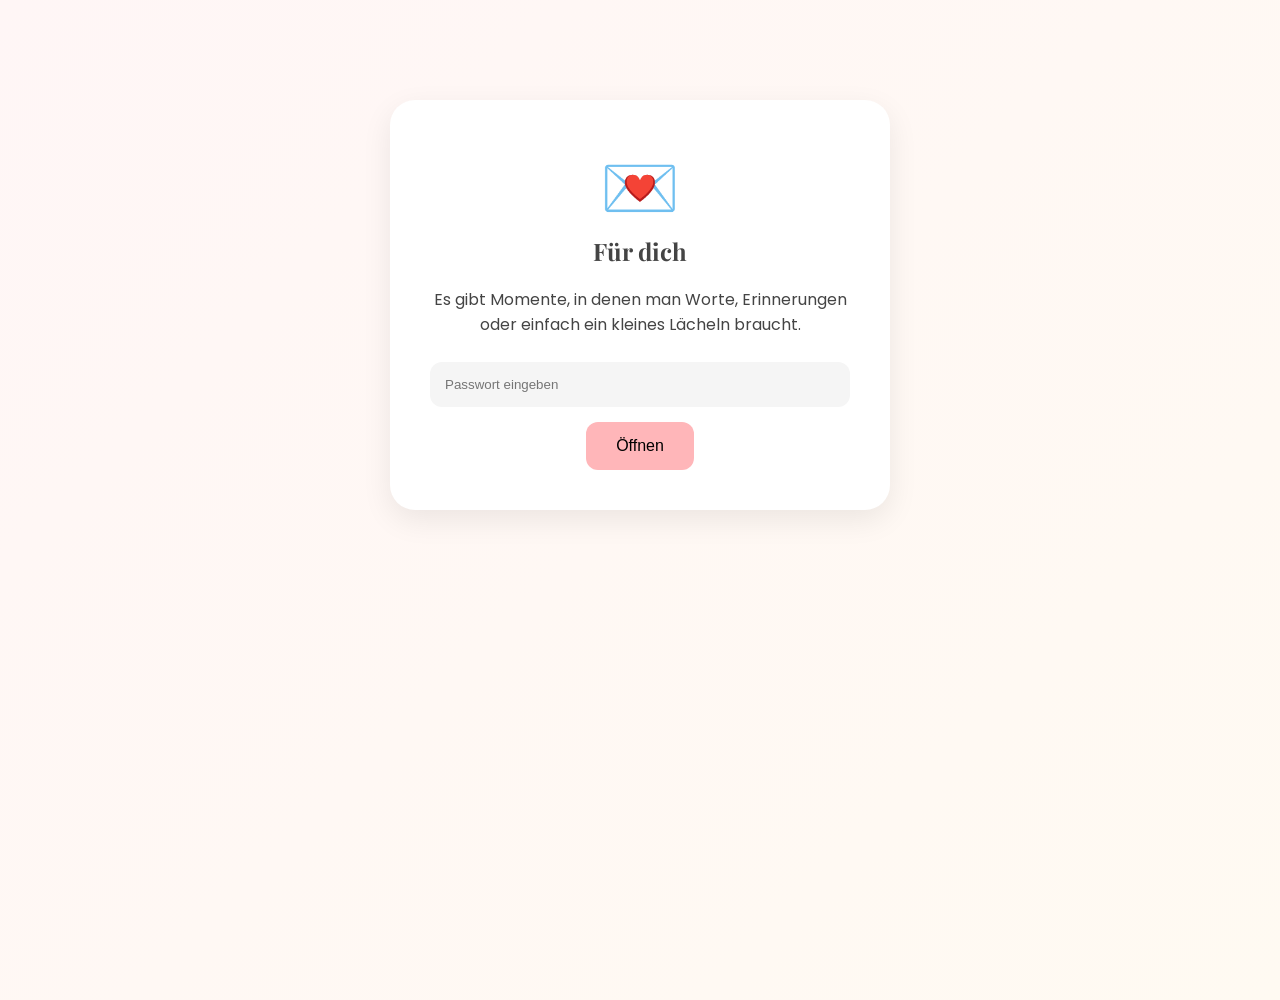
<file: index.html>
<!DOCTYPE html>
<html lang="de">
<head>
<meta charset="UTF-8">
<meta name="viewport" content="width=device-width, initial-scale=1.0">
<title>Für dich 💌</title>

<link href="https://fonts.googleapis.com/css2?family=Playfair+Display&family=Poppins:wght@300;400&display=swap" rel="stylesheet">
<link rel="stylesheet" href="style.css">
</head>

<body>

<div class="login-box">

    <h1>💌</h1>

    <h2>Für dich</h2>

    <p>
        Es gibt Momente, in denen man Worte,
        Erinnerungen oder einfach ein kleines Lächeln braucht.
    </p>

    <input type="password"
           id="password"
           placeholder="Passwort eingeben">

    <button onclick="checkPassword()">
        Öffnen
    </button>

</div>

<script src="script.js"></script>

</body>
</html>
</file>
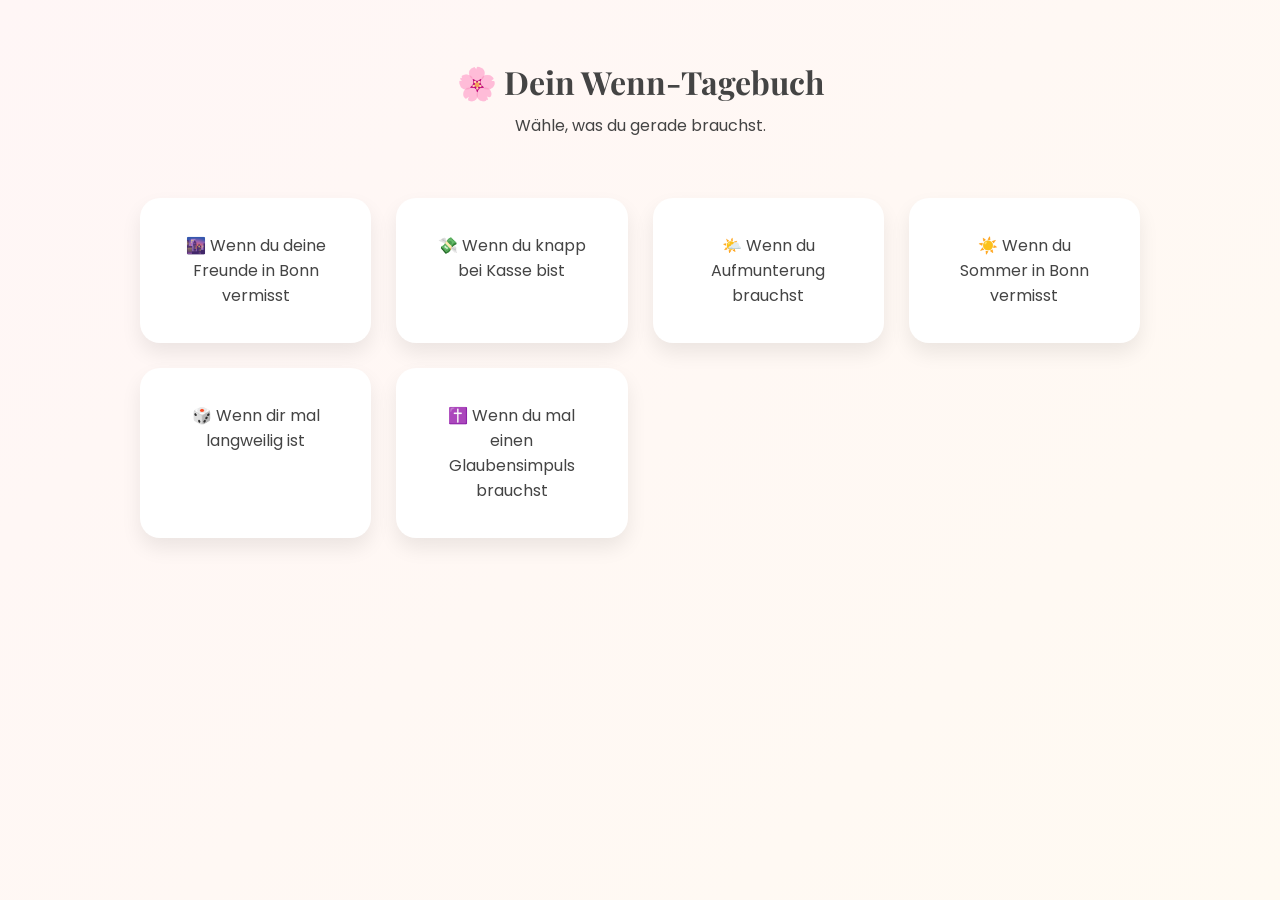
<file: Tagebuch.html>
<!DOCTYPE html>
<html lang="de">
<head>
<meta charset="UTF-8">
<meta name="viewport" content="width=device-width, initial-scale=1.0">
<title>Dein Wenn-Tagebuch 💌</title>

<link href="https://fonts.googleapis.com/css2?family=Playfair+Display&family=Poppins:wght@300;400&display=swap" rel="stylesheet">
<link rel="stylesheet" href="style.css">
</head>

<body>

<header>
    <h1>🌸 Dein Wenn-Tagebuch</h1>
    <p>Wähle, was du gerade brauchst.</p>
</header>

<section class="cards">

    <a class="card" href="wenn-freunde-bonn.html">
        🌆 Wenn du deine Freunde in Bonn vermisst
    </a>

    <a class="card" href="wenn-knapp-bei-kasse.html">
        💸 Wenn du knapp bei Kasse bist
    </a>

    <a class="card" href="wenn-aufmunterung.html">
        🌤️ Wenn du Aufmunterung brauchst
    </a>

    <a class="card" href="wenn-sommer-bonn.html">
        ☀️ Wenn du Sommer in Bonn vermisst
    </a>

    <a class="card" href="wenn-langweilig.html">
        🎲 Wenn dir mal langweilig ist
    </a>

    <a class="card" href="wenn-glaube-impuls.html">
        ✝️ Wenn du mal einen Glaubensimpuls brauchst
    </a>

</section>

</body>
</html>
</file>
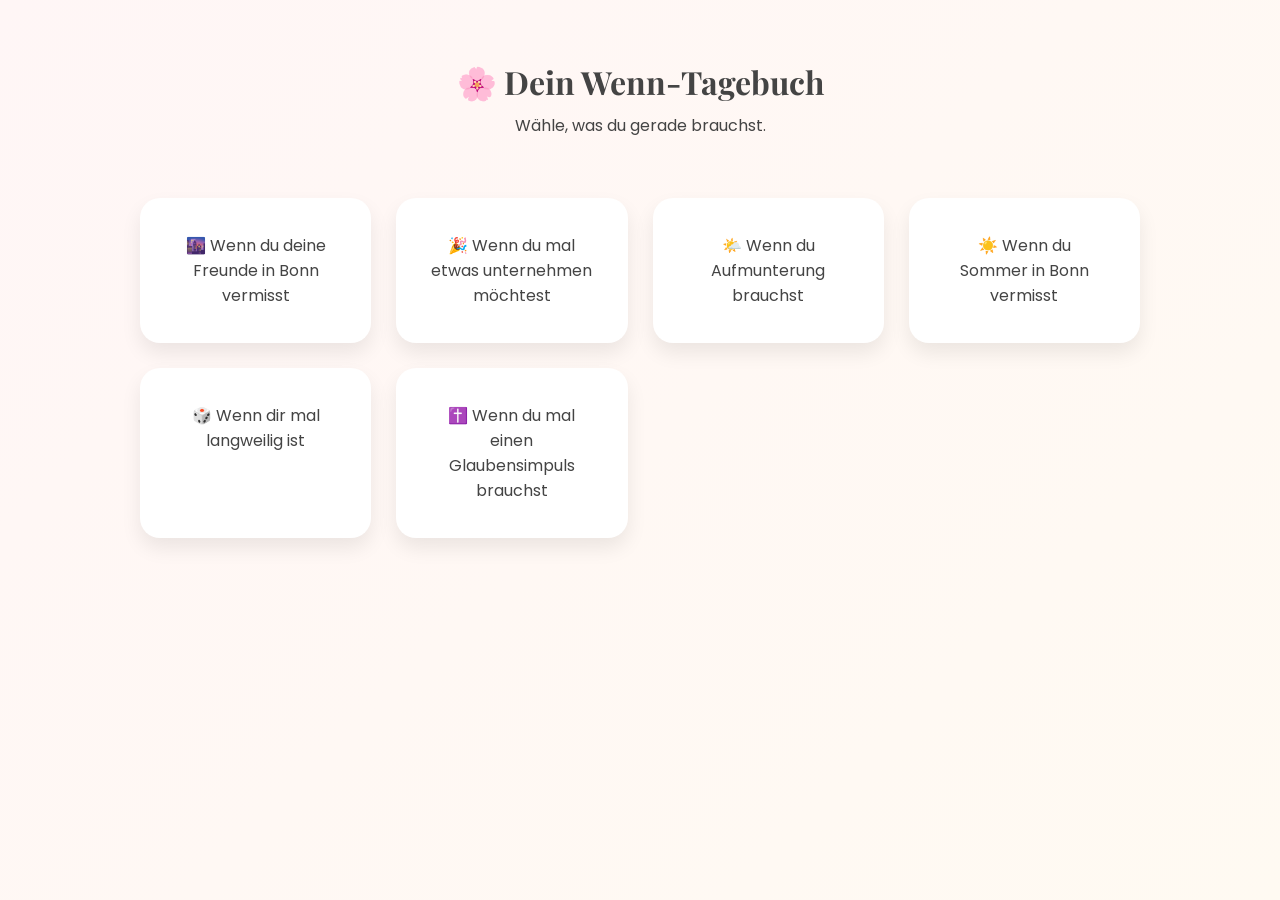
<file: tagebuch.html>
<!DOCTYPE html>
<html lang="de">
<head>
<meta charset="UTF-8">
<meta name="viewport" content="width=device-width, initial-scale=1.0">
<title>Dein Wenn-Tagebuch 💌</title>

<link href="https://fonts.googleapis.com/css2?family=Playfair+Display&family=Poppins:wght@300;400&display=swap" rel="stylesheet">
<link rel="stylesheet" href="style.css">
</head>

<body>

<header>
    <h1>🌸 Dein Wenn-Tagebuch</h1>
    <p>Wähle, was du gerade brauchst.</p>
</header>

<section class="cards">

    <a class="card" href="wenn-freunde-bonn.html">
        🌆 Wenn du deine Freunde in Bonn vermisst
    </a>

    <a class="card" href="wenn-unternehmen.html">
    🎉 Wenn du mal etwas unternehmen möchtest
    </a>

    <a class="card" href="wenn-aufmunterung.html">
        🌤️ Wenn du Aufmunterung brauchst
    </a>

    <a class="card" href="wenn-sommer-bonn.html">
        ☀️ Wenn du Sommer in Bonn vermisst
    </a>

    <a class="card" href="wenn-langweilig.html">
        🎲 Wenn dir mal langweilig ist
    </a>

    <a class="card" href="wenn-glaube-impuls.html">
        ✝️ Wenn du mal einen Glaubensimpuls brauchst
    </a>

</section>

</body>
</html>
</file>
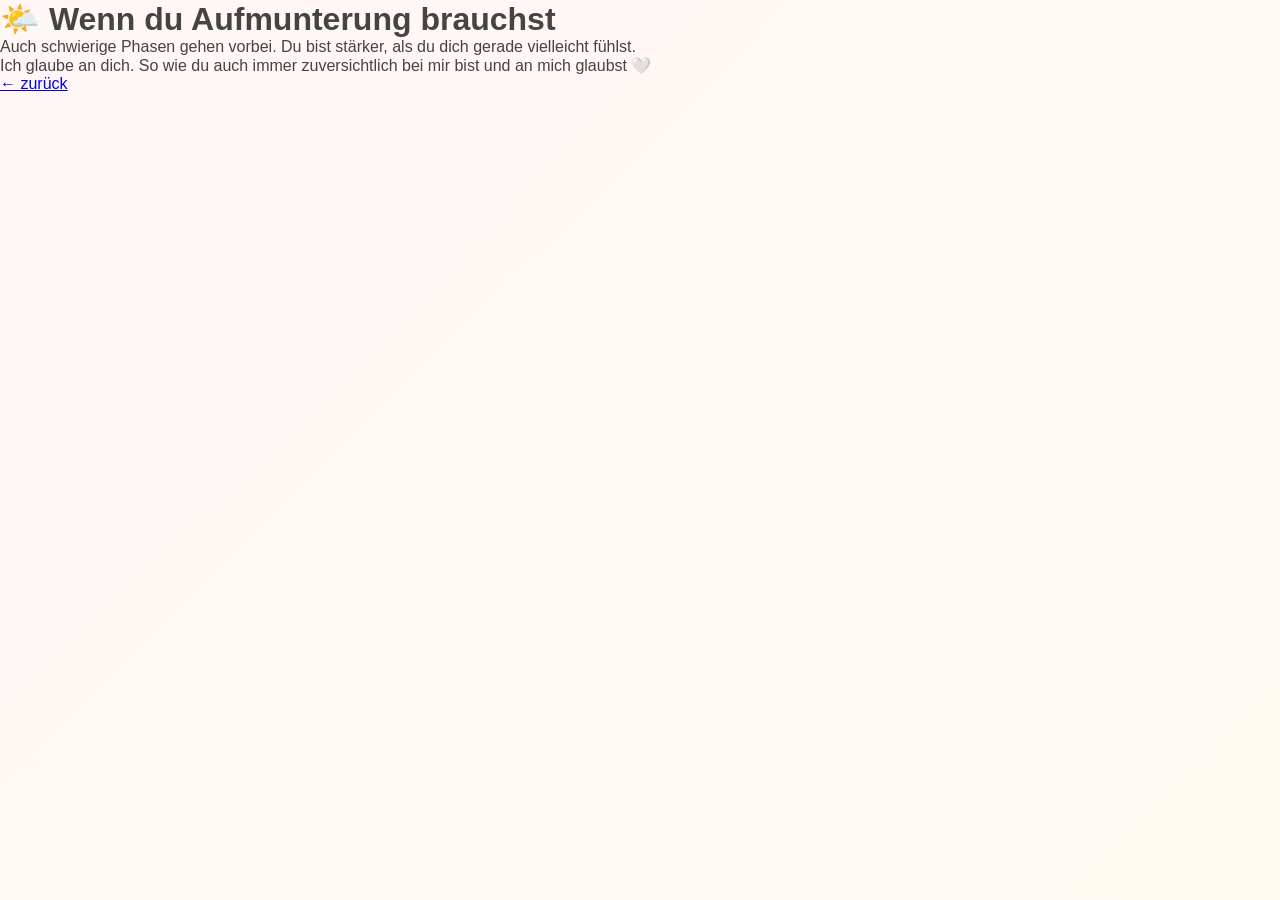
<file: wenn-aufmunterung.html>
<!DOCTYPE html>
<html lang="de">
<head>
<meta charset="UTF-8">
<title>Wenn du Aufmunterung brauchst</title>
<link rel="stylesheet" href="style.css">
</head>

<body>

<div class="content">

    <h1>🌤️ Wenn du Aufmunterung brauchst</h1>

    <p>
        Auch schwierige Phasen gehen vorbei.
        Du bist stärker, als du dich gerade vielleicht fühlst.
    </p>

    <p>
        Ich glaube an dich. So wie du auch immer zuversichtlich bei mir bist und an mich glaubst 🤍
    </p>

    <a class="back" href="index.html">← zurück</a>

</div>

</body>
</html>
</file>
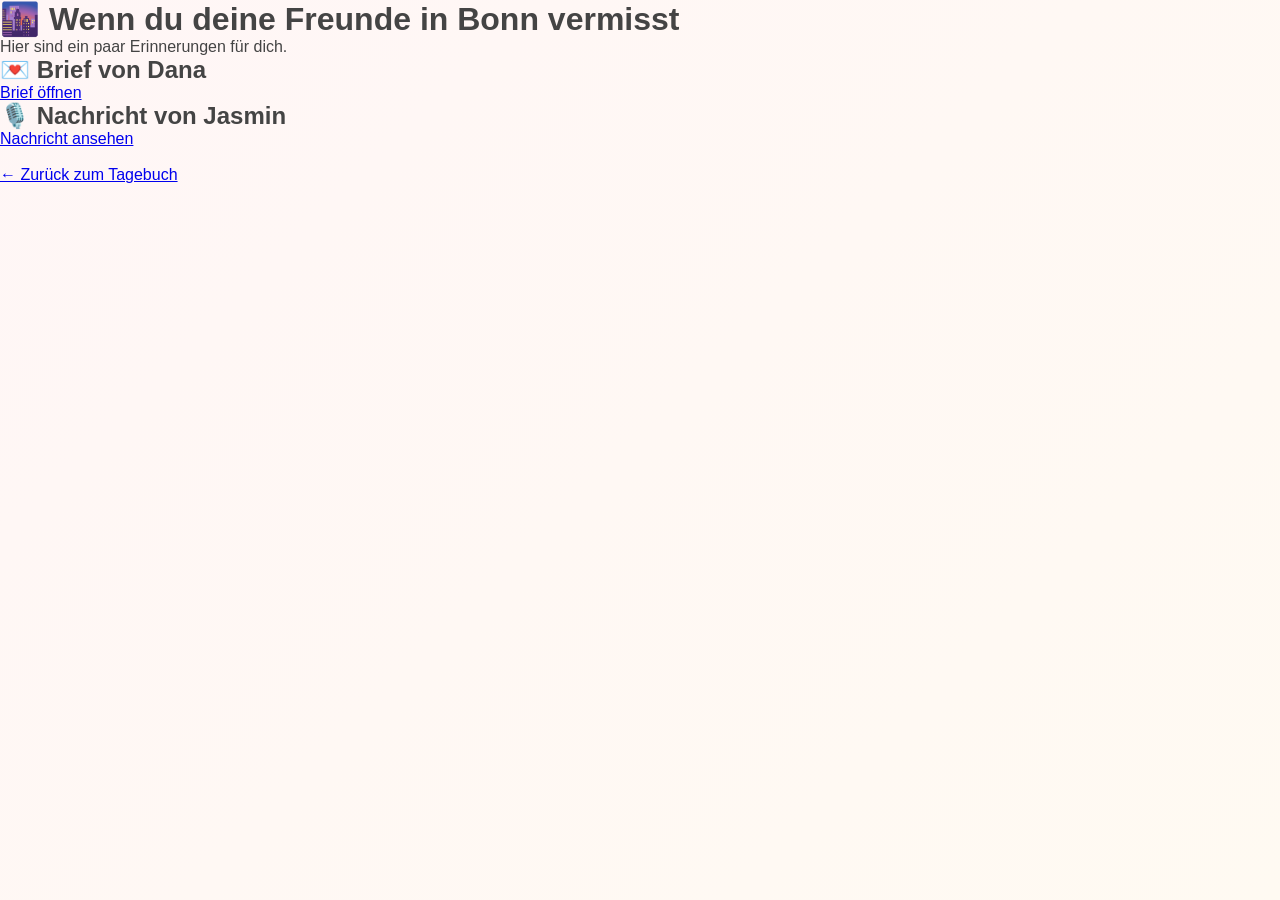
<file: wenn-freunde-bonn.html>
<!DOCTYPE html>
<html lang="de">
<head>
<meta charset="UTF-8">
<title>Wenn du deine Freunde in Bonn vermisst</title>
<link rel="stylesheet" href="style.css">
</head>

<body>

<div class="content">

<h1>🌆 Wenn du deine Freunde in Bonn vermisst</h1>

<p>Hier sind ein paar Erinnerungen für dich.</p>

<h2>💌 Brief von Dana</h2>

<p>
<a href="dana_brief.pdf" target="_blank">
Brief öffnen
</a>
</p>

<h2>🎙️ Nachricht von Jasmin</h2>

<p>
<a href="jasmin-nachricht.m4a" target="_blank">
Nachricht ansehen
</a>
</p>

<br>

<a class="back" href="tagebuch.html">
← Zurück zum Tagebuch
</a>

</div>

</body>
</html>
</file>
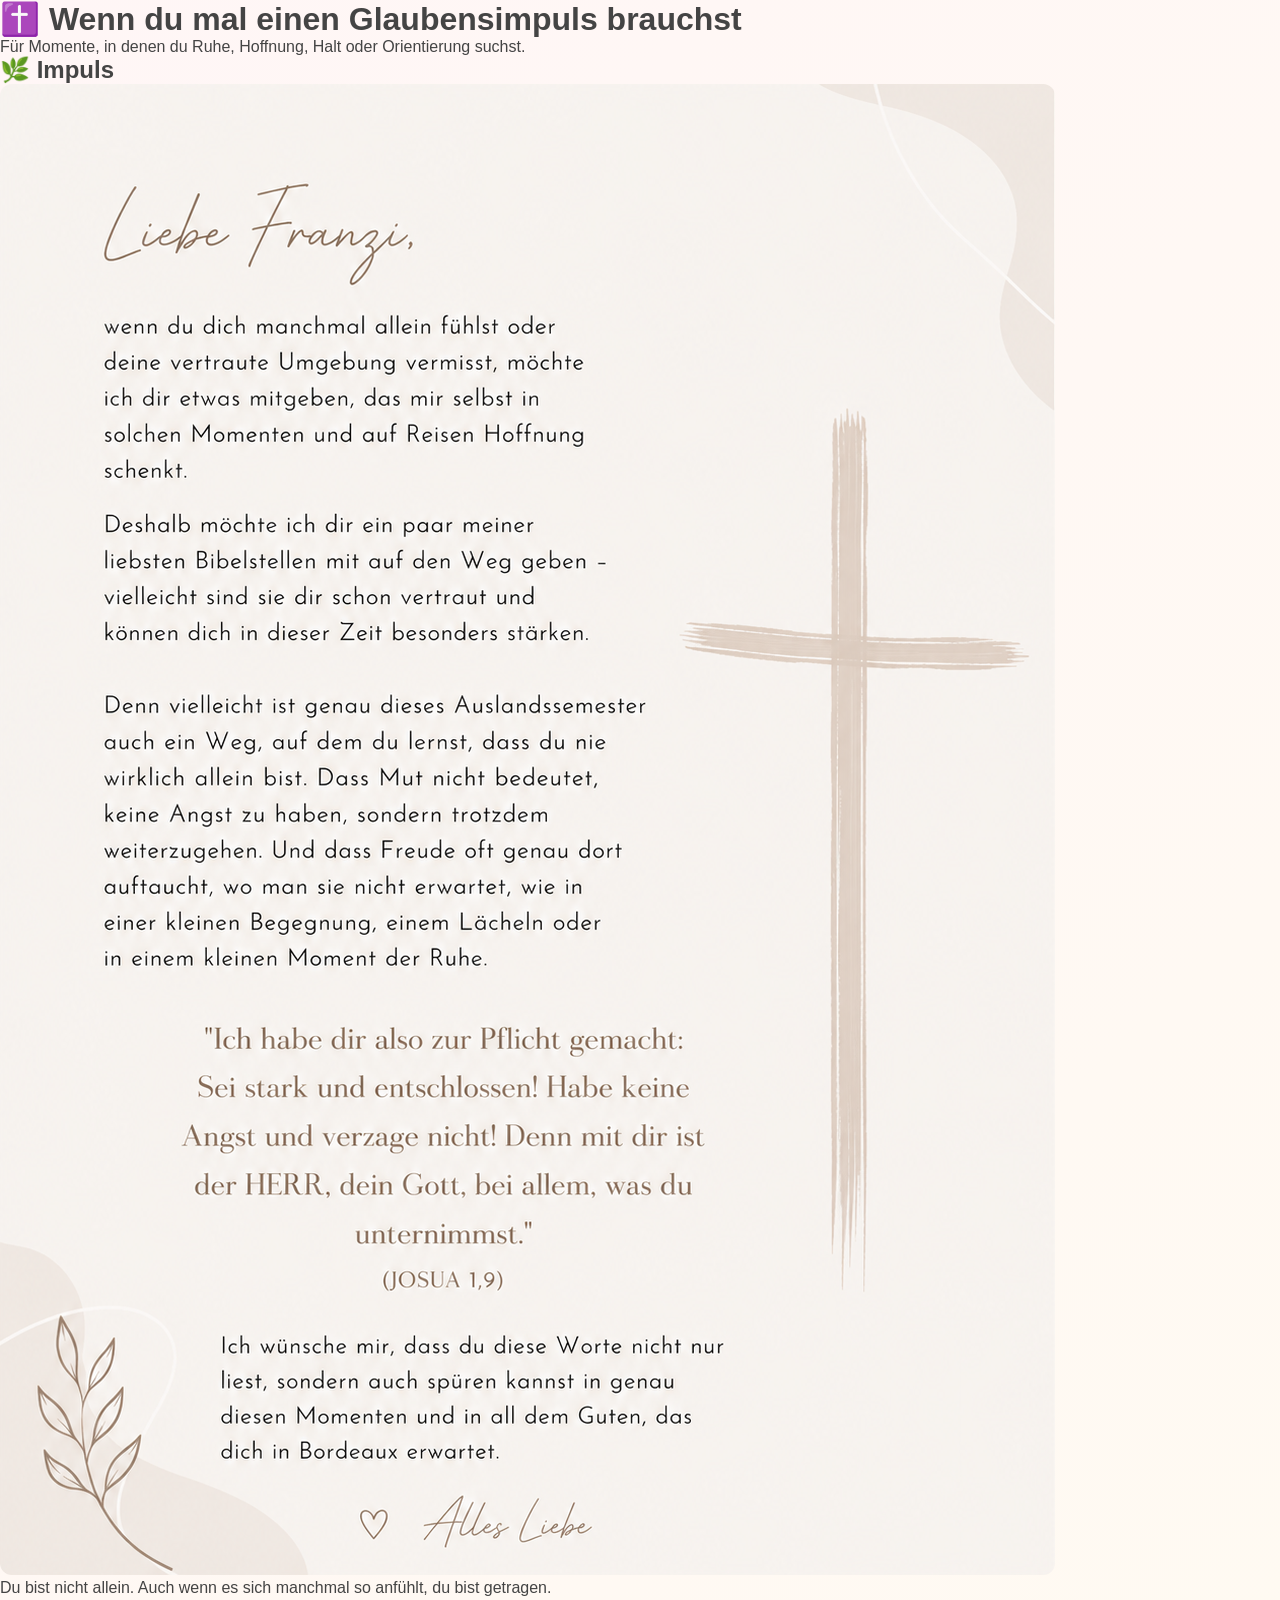
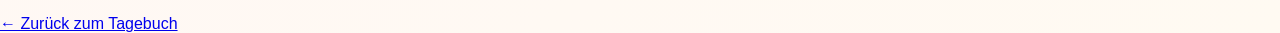
<file: wenn-glaube-impuls.html>
<!DOCTYPE html>
<html lang="de">
<head>
<meta charset="UTF-8">
<title>Wenn du einen mal einen Glaubensimpuls brauchst</title>
<link rel="stylesheet" href="style.css">
</head>

<body>

<div class="content">

    <h1>✝️ Wenn du mal einen Glaubensimpuls brauchst</h1>

    <p>
        Für Momente, in denen du Ruhe, Hoffnung, Halt oder Orientierung suchst.
    </p>

    <h2>🌿 Impuls</h2>

    <img src="glaubensimpuls.png" alt="Glaubensimpuls" style="max-width: 100%; border-radius: 12px;">

    <p>
        Du bist nicht allein. Auch wenn es sich manchmal so anfühlt, du bist getragen.
    </p>

    <br>

    <a class="back" href="tagebuch.html">
        ← Zurück zum Tagebuch
    </a>

</div>

</body>
</html>
</file>
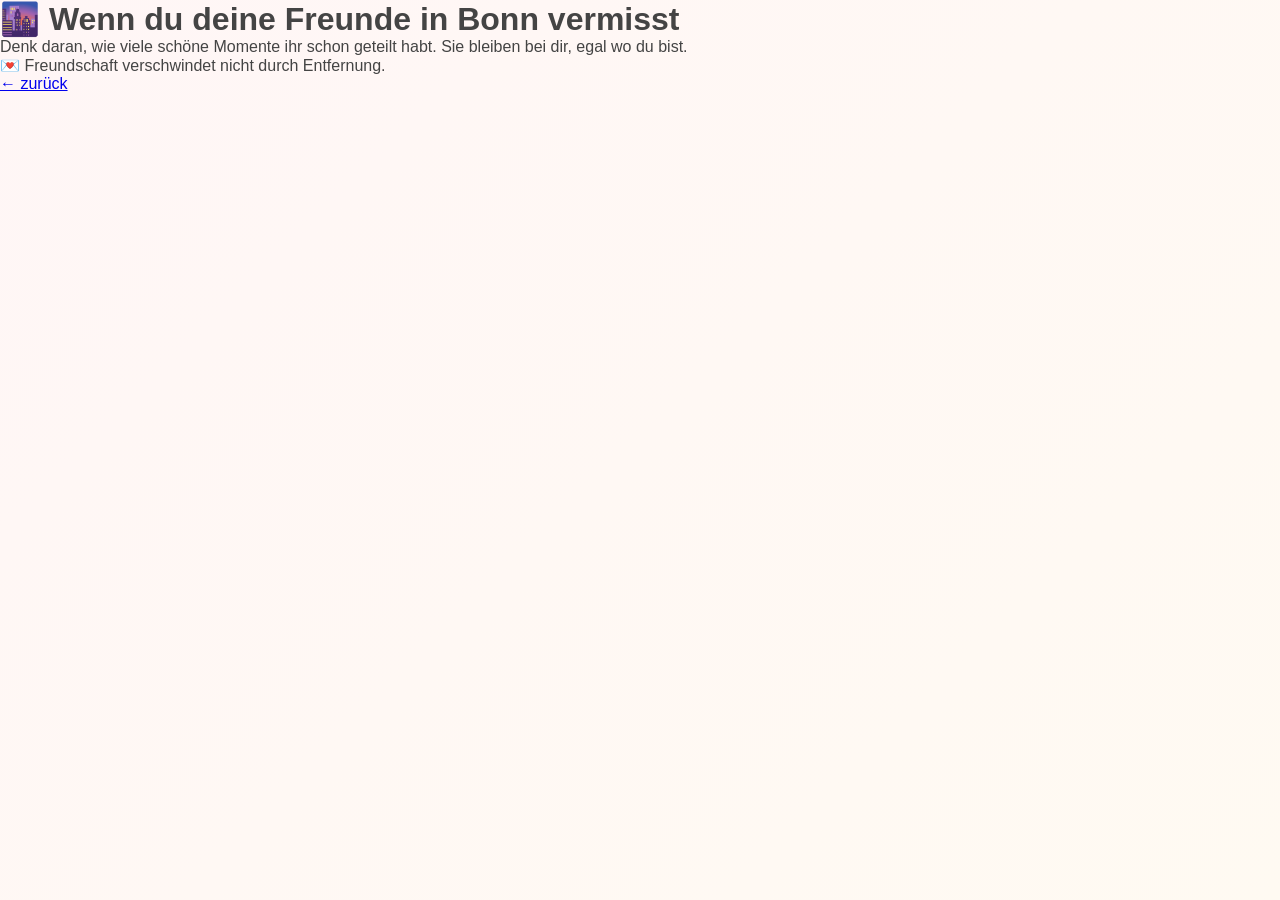
<file: wenn-knapp-bei-kasse.html>
<!DOCTYPE html>
<html lang="de">
<head>
<meta charset="UTF-8">
<title>Wenn du Freunde in Bonn vermisst</title>
<link rel="stylesheet" href="style.css">
</head>

<body>

<div class="content">

    <h1>🌆 Wenn du deine Freunde in Bonn vermisst</h1>

    <p>
        Denk daran, wie viele schöne Momente ihr schon geteilt habt.
        Sie bleiben bei dir, egal wo du bist.
    </p>

    <p>
        💌 Freundschaft verschwindet nicht durch Entfernung.
    </p>

    <a class="back" href="index.html">← zurück</a>

</div>

</body>
</html>
</file>
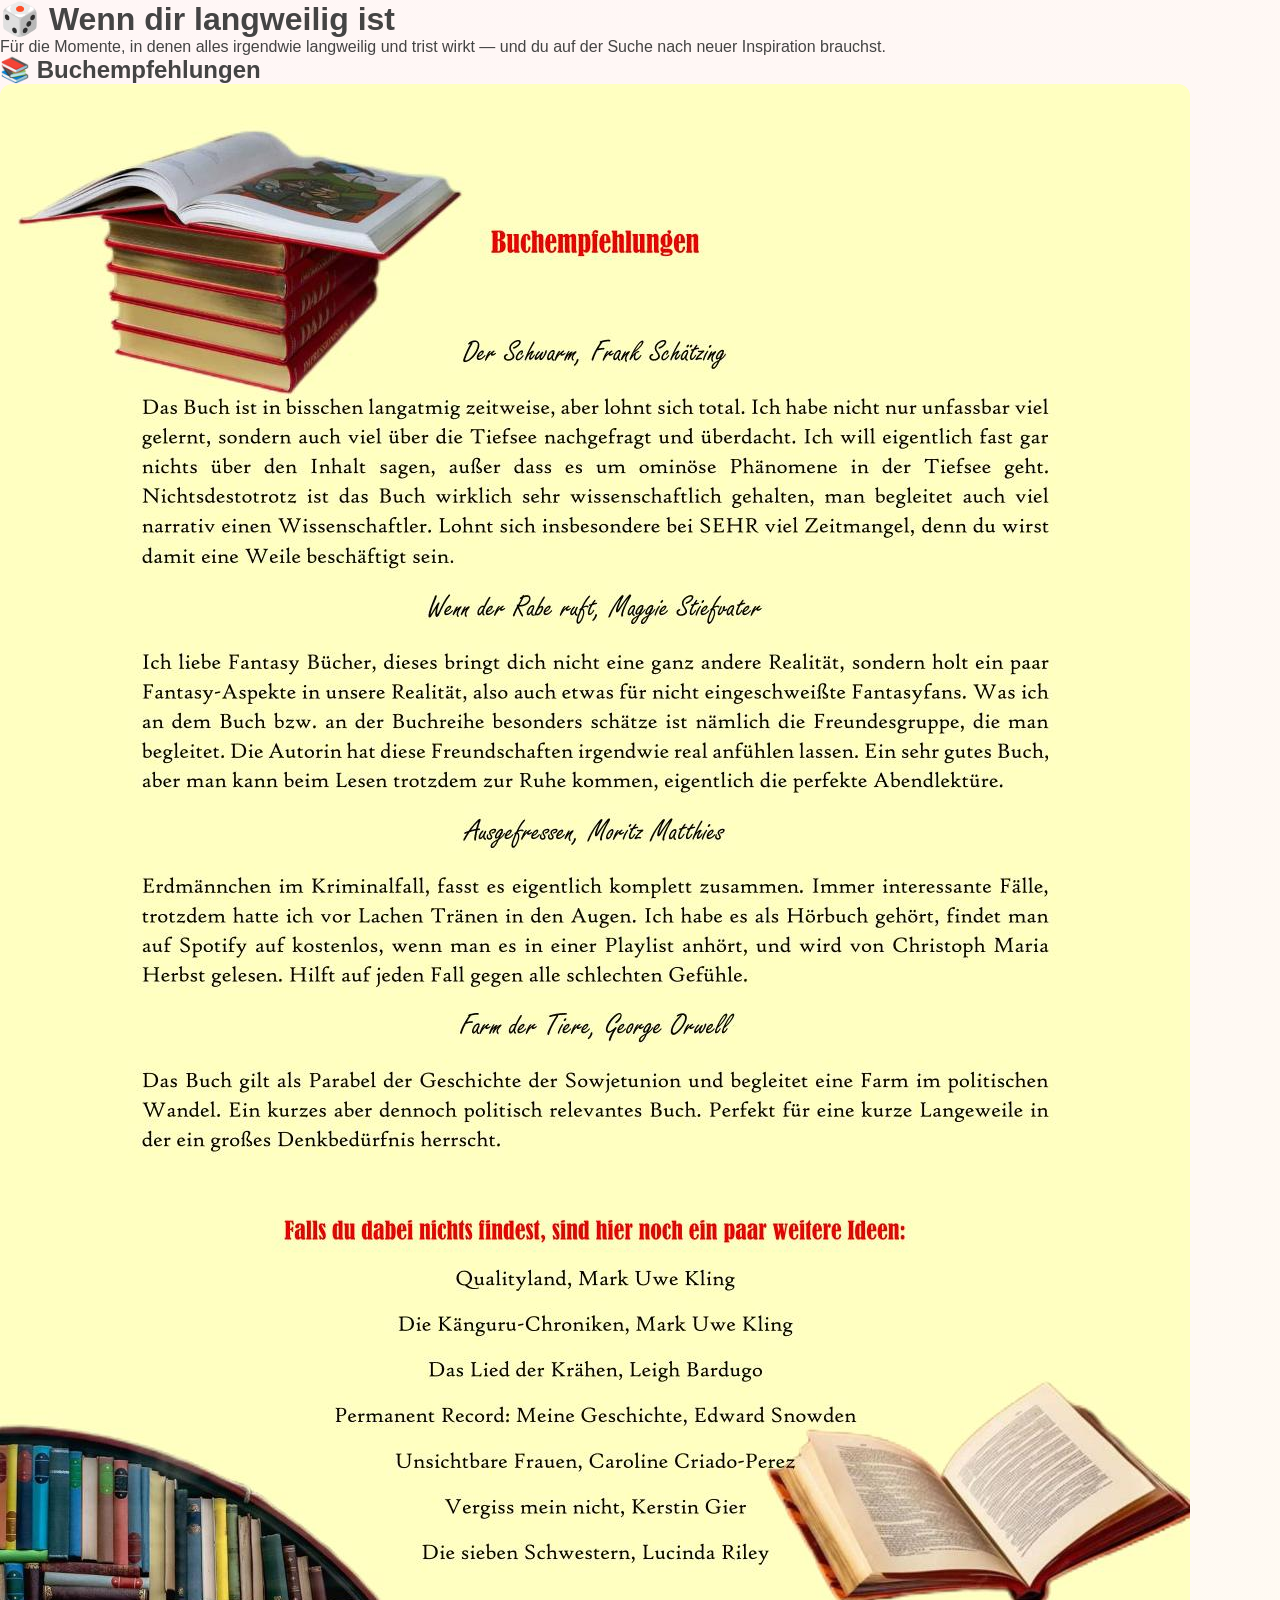
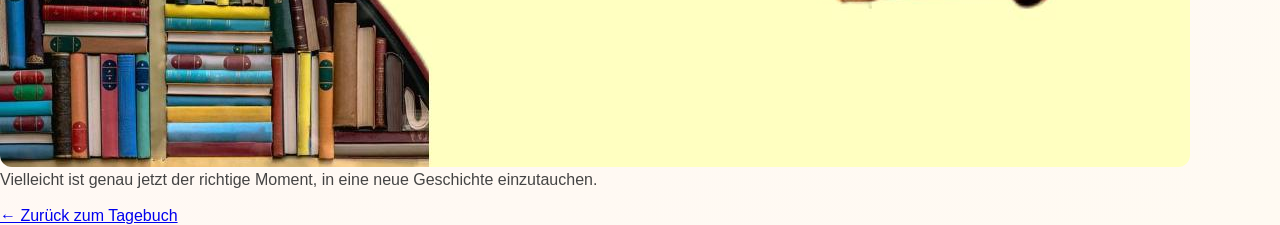
<file: wenn-langweilig.html>
<!DOCTYPE html>
<html lang="de">
<head>
<meta charset="UTF-8">
<meta name="viewport" content="width=device-width, initial-scale=1.0">
<title>Wenn dir langweilig ist</title>
<link rel="stylesheet" href="style.css">
</head>

<body>

<div class="content">

    <h1>🎲 Wenn dir langweilig ist</h1>

    <p>
        Für die Momente, in denen alles irgendwie langweilig und trist wirkt —
        und du auf der Suche nach neuer Inspiration brauchst.
    </p>

    <h2>📚 Buchempfehlungen</h2>

    <img src="buchempfehlungen.jpg" alt="Buchempfehlungen" style="max-width:100%; border-radius:12px;">

    <p>
        Vielleicht ist genau jetzt der richtige Moment,
        in eine neue Geschichte einzutauchen.
    </p>

    <br>

    <a class="back" href="tagebuch.html">
        ← Zurück zum Tagebuch
    </a>

</div>

</body>
</html>
</file>
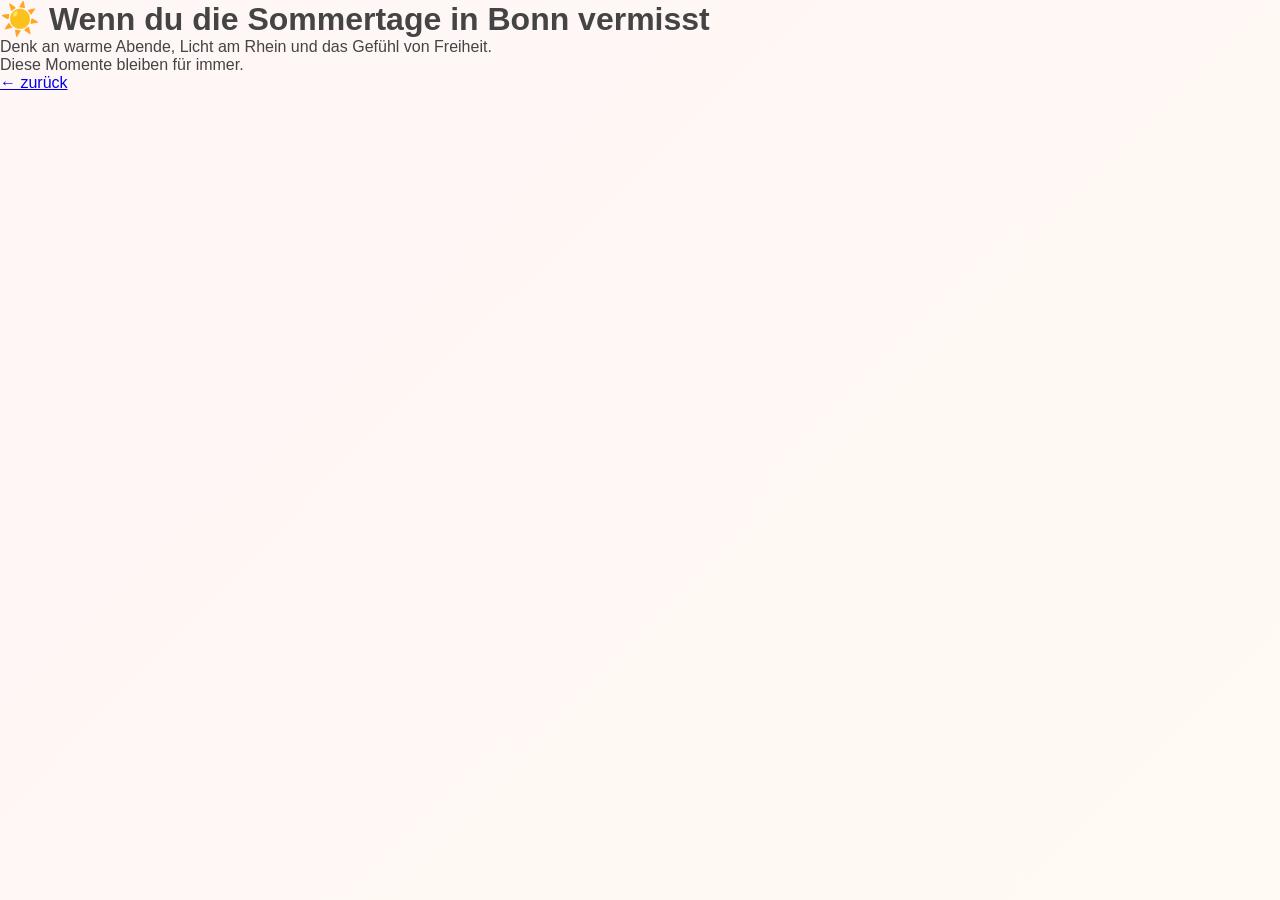
<file: wenn-sommer-bonn.html>
<!DOCTYPE html>
<html lang="de">
<head>
<meta charset="UTF-8">
<title>Wenn du Sommer in Bonn vermisst</title>
<link rel="stylesheet" href="style.css">
</head>

<body>

<div class="content">

    <h1>☀️ Wenn du die Sommertage in Bonn vermisst</h1>

    <p>
        Denk an warme Abende, Licht am Rhein und das Gefühl von Freiheit.
    </p>

    <p>
        Diese Momente bleiben für immer.
    </p>

    <a class="back" href="index.html">← zurück</a>

</div>

</body>
</html>
</file>
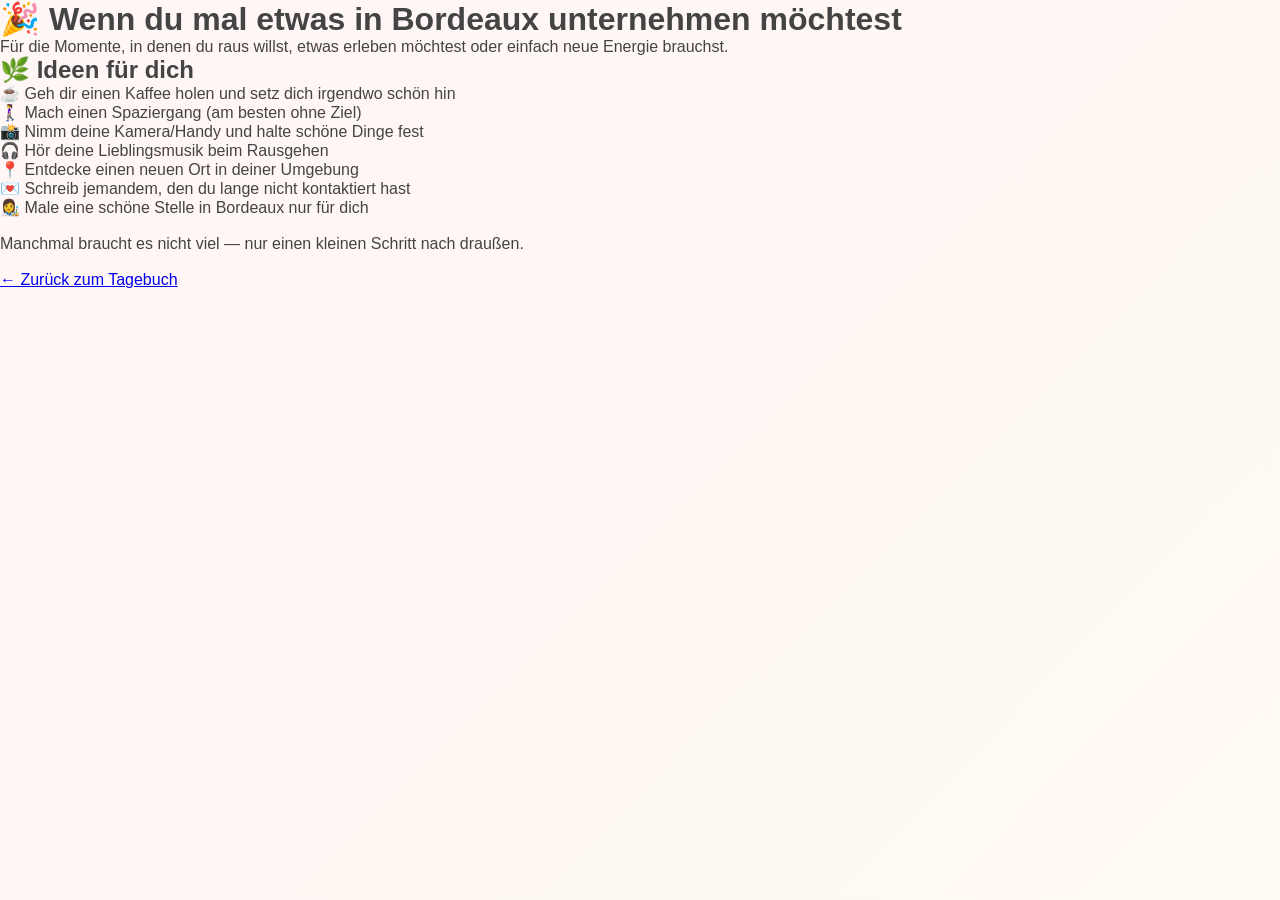
<file: wenn-unternehmen.html>
<!DOCTYPE html>
<html lang="de">
<head>
<meta charset="UTF-8">
<meta name="viewport" content="width=device-width, initial-scale=1.0">
<title>Wenn du etwas unternehmen möchtest</title>
<link rel="stylesheet" href="style.css">
</head>

<body>

<div class="content">

    <h1>🎉 Wenn du mal etwas in Bordeaux unternehmen möchtest</h1>

    <p>
        Für die Momente, in denen du raus willst, etwas erleben möchtest
        oder einfach neue Energie brauchst.
    </p>

    <h2>🌿 Ideen für dich</h2>

    <ul>
        <li>☕ Geh dir einen Kaffee holen und setz dich irgendwo schön hin</li>
        <li>🚶‍♀️ Mach einen Spaziergang (am besten ohne Ziel)</li>
        <li>📸 Nimm deine Kamera/Handy und halte schöne Dinge fest</li>
        <li>🎧 Hör deine Lieblingsmusik beim Rausgehen</li>
        <li>📍 Entdecke einen neuen Ort in deiner Umgebung</li>
        <li>💌 Schreib jemandem, den du lange nicht kontaktiert hast</li>
        <li>👩‍🎨 Male eine schöne Stelle in Bordeaux nur für dich</li>
    </ul>

    <br>

    <p>
        Manchmal braucht es nicht viel — nur einen kleinen Schritt nach draußen.
    </p>

    <br>

    <a class="back" href="tagebuch.html">
        ← Zurück zum Tagebuch
    </a>

</div>

</body>
</html>
</file>
<file: style.css>
*{
    margin:0;
    padding:0;
    box-sizing:border-box;
}

body{
    font-family:'Poppins',sans-serif;
    background:linear-gradient(
        135deg,
        #fff6f6,
        #fffaf2
    );
    min-height:100vh;
    color:#444;
}

.login-box{

    max-width:500px;

    margin:100px auto;

    text-align:center;

    background:white;

    padding:40px;

    border-radius:25px;

    box-shadow:0 10px 30px rgba(0,0,0,0.08);
}

.login-box h1{
    font-size:4rem;
}

.login-box h2{
    font-family:'Playfair Display',serif;
    margin-bottom:20px;
}

.login-box p{
    margin-bottom:25px;
}

input{

    width:100%;
    padding:15px;

    border:none;

    border-radius:12px;

    background:#f5f5f5;

    margin-bottom:15px;
}

button{

    background:#ffb6b9;

    border:none;

    padding:15px 30px;

    border-radius:12px;

    cursor:pointer;

    font-size:1rem;
}

button:hover{
    transform:scale(1.03);
}

header{
    text-align:center;
    padding:60px 20px;
}

header h1{
    font-family:'Playfair Display',serif;
    margin-bottom:10px;
}

.cards{

    width:90%;
    max-width:1000px;

    margin:auto;

    display:grid;

    grid-template-columns:
    repeat(auto-fit,minmax(220px,1fr));

    gap:25px;
}

.card{

    text-decoration:none;

    color:#444;

    background:white;

    padding:35px;

    text-align:center;

    border-radius:20px;

    box-shadow:
    0 10px 20px rgba(0,0,0,0.08);

    transition:0.3s;
}

.card:hover{

    transform:
    translateY(-5px);

}

footer{

    text-align:center;

    margin-top:60px;

    padding:40px;
}
</file>
